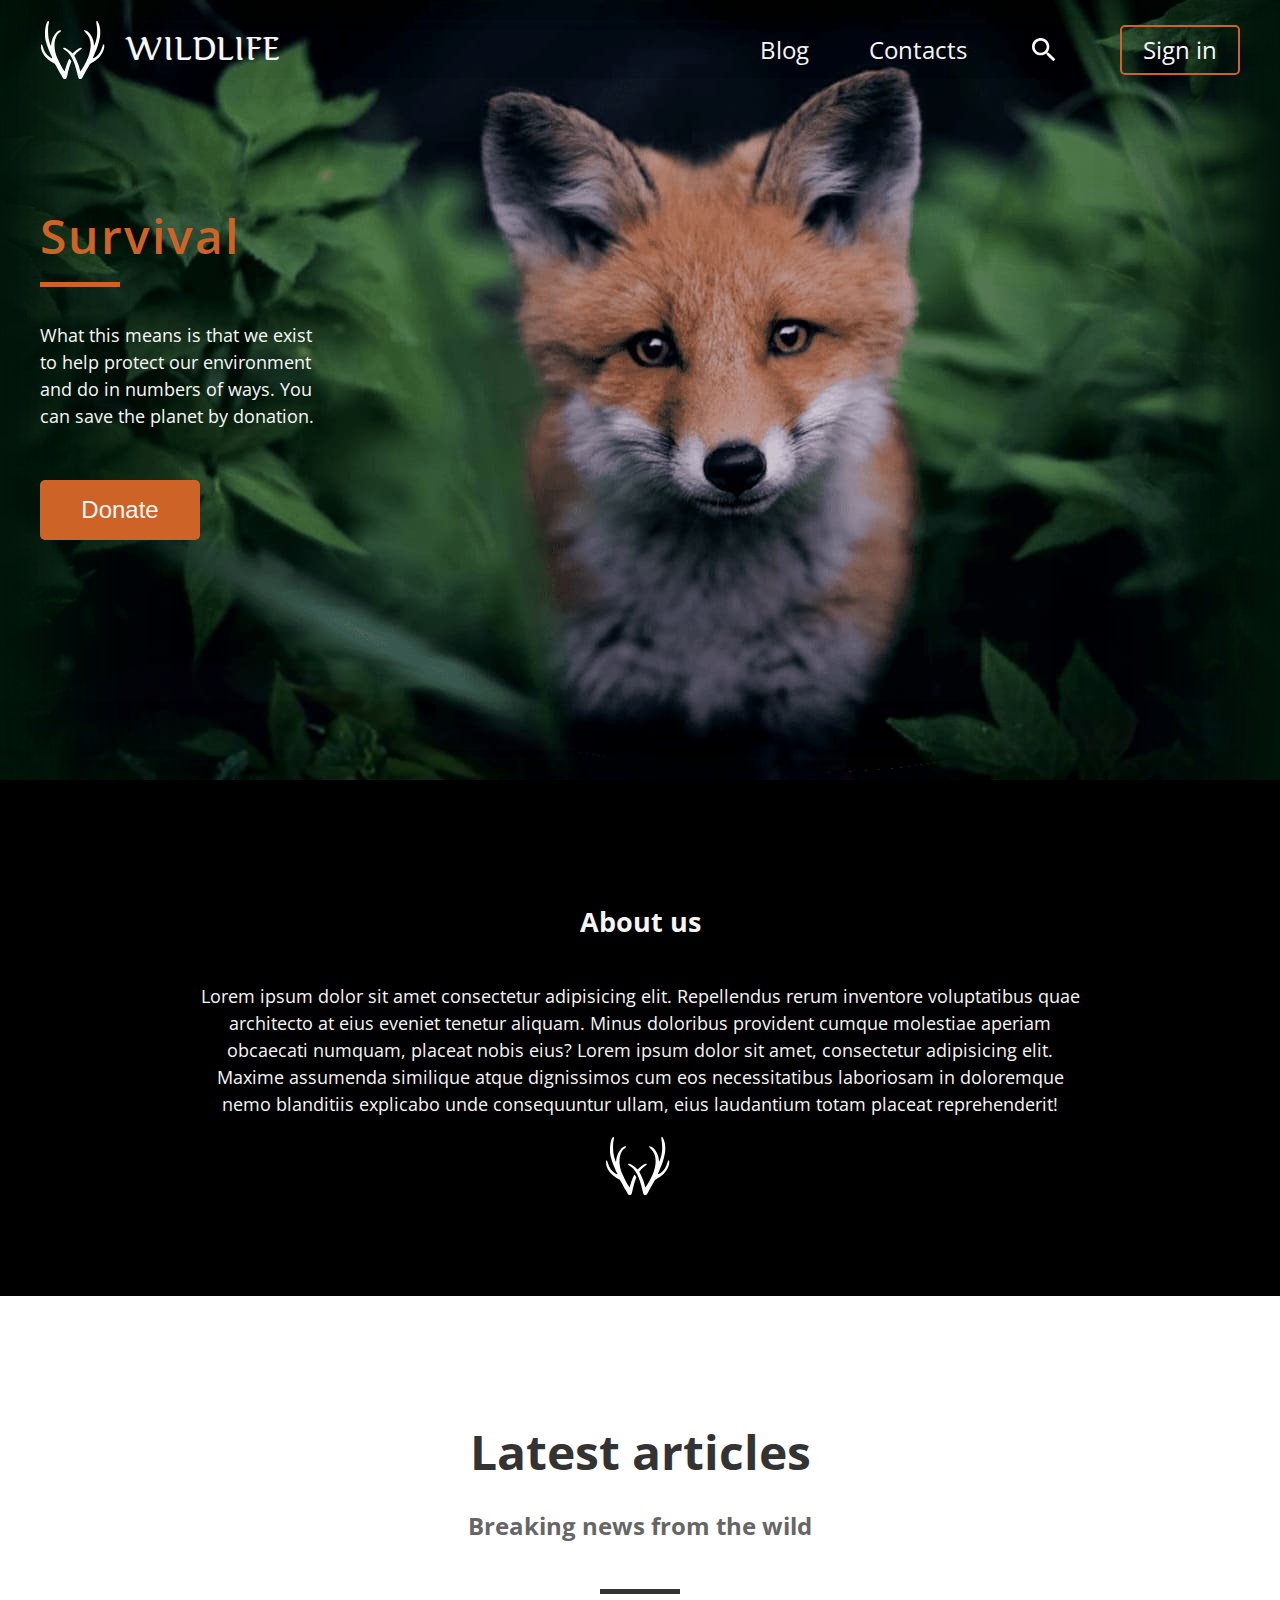
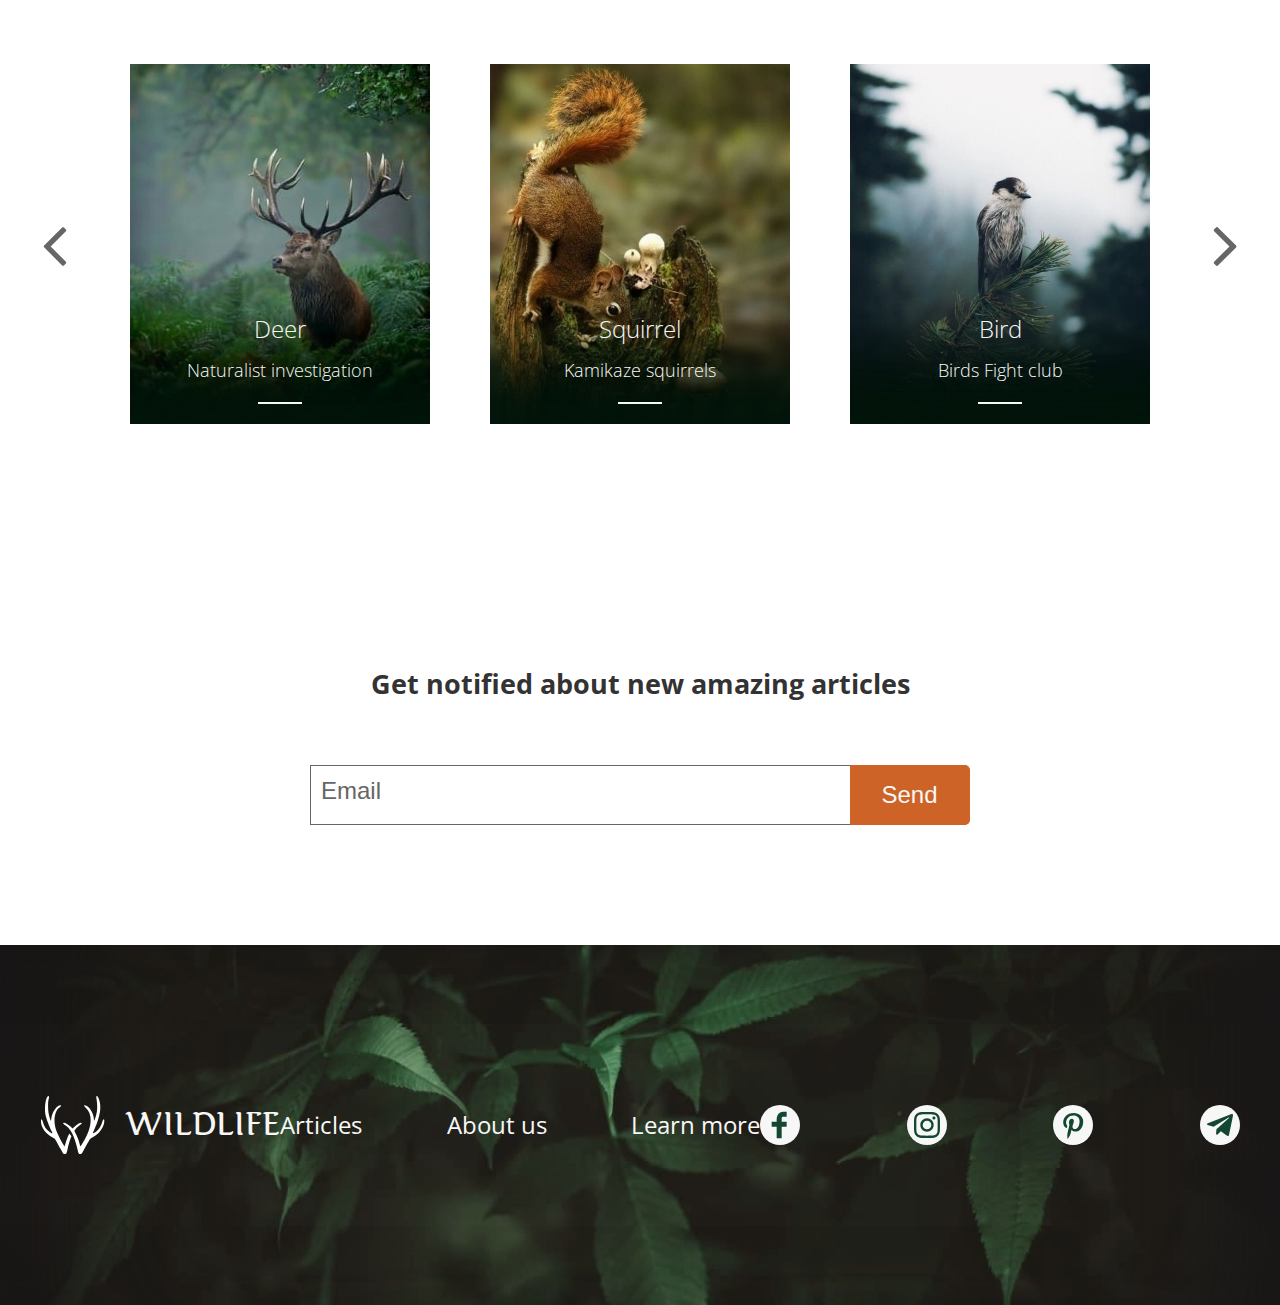
<file: 06-build-page/project-dist/index.html>
<!DOCTYPE html>
<html lang="en">
  <head>
    <meta charset="UTF-8" />
    <meta name="viewport" content="width=device-width, initial-scale=1.0"/>
    <link
      href="https://fonts.googleapis.com/css2?family=Open+Sans:wght@100;300;400;600&display=swap"
      rel="stylesheet"
    />
    <link rel="stylesheet" href="style.css"/>
    <title>wildlife</title>
  </head>
<body>  
<header class="header">
  <div class="container">
    <div class="inner-container">
      <nav class="main-nav">
        <div class="logo">
          <div class="logo-icon"></div>
          <h1>wildlife</h1>
        </div>
        <ul class="nav-list">
          <li class="list-item"><a href="#">Blog</a></li>
          <li class="list-item"><a href="#">Contacts</a></li>
          <li class="list-item search"><a href="#"></a></li>
          <li class="list-item login"><a href="#">Sign in</a></li>
        </ul>
      </nav>
      <div class="header-promo">
        <h2 class="header-title">Survival</h2>
        <p class="header-text">
          What this means is that we exist to help protect our environment
          and do in numbers of ways. You can save the planet by donation.
        </p>
        <button class="header-button">Donate</button>
      </div>
    </div>
  </div>
</header>
<div class="about-container">
  <h2>About us</h2>
  <p class="about-text">
    Lorem ipsum dolor sit amet consectetur adipisicing elit. Repellendus rerum
    inventore voluptatibus quae architecto at eius eveniet tenetur aliquam.
    Minus doloribus provident cumque molestiae aperiam obcaecati numquam,
    placeat nobis eius? Lorem ipsum dolor sit amet, consectetur adipisicing
    elit. Maxime assumenda similique atque dignissimos cum eos necessitatibus
    laboriosam in doloremque nemo blanditiis explicabo unde consequuntur ullam,
    eius laudantium totam placeat reprehenderit!
  </p>
  <div class="logo-icon"></div>
</div>

    <main class="main">
<div class="container">
  <div class="inner-container">
    <h2 class="main-title">Latest articles</h2>
    <h3 class="main-subtitle">Breaking news from the wild</h3>
    <div class="slider">
      <a class="arrow arrow-left"></a>
      <div class="item item1">
        <a href="#">
          <h2 class="item-title">Deer</h2>
          <h3 class="item-subtitle">Naturalist investigation</h3>
        </a>
      </div>
      <div class="item item2">
        <a href="#">
          <h2 class="item-title">Squirrel</h2>
          <h3 class="item-subtitle">Kamikaze squirrels</h3>
        </a>
      </div>
      <div class="item item3">
        <a href="#">
          <h2 class="item-title">Bird</h2>
          <h3 class="item-subtitle">Birds Fight club</h3>
        </a>
      </div>
      <a class="arrow arrow-right"></a>
    </div>
    <div class="mail">
      <h2 class="mail-title">Get notified about new amazing articles</h2>
      <form action="#" method="post" class="mail-form">
        <input
          type="text"
          class="mail-input"
          placeholder="Email"
          required
          autofocus
        />
        <input type="submit" class="mail-button" value="Send"/>
      </form>
    </div>
  </div>
</div>
    </main>
<footer class="footer">
  <div class="container">
    <div class="inner-container footer-inner-container">
      <div class="logo">
        <div class="logo-icon"></div>
        <h2>wildlife</h2>
      </div>
      <ul class="nav-list">
        <li class="list-item"><a href="#">Articles</a></li>
        <li class="list-item"><a href="#">About us</a></li>
        <li class="list-item"><a href="#">Learn more</a></li>
      </ul>
      <ul class="nav-list social-list">
        <li class="list-item social-item fb"><a href="#"></a></li>
        <li class="list-item social-item instagramm"><a href="#"></a></li>
        <li class="list-item social-item pinterest"><a href="#"></a></li>
        <li class="list-item social-item telegram"><a href="#"></a></li>
      </ul>
    </div>
  </div>
</footer>
</body>
</html>
</file>
<file: 06-build-page/project-dist/style.css>
/* ---------   styles from "about.css" file   -------- */


.about-container {
  padding-top: 100px;
  padding-bottom: 100px;

  display: flex;
  flex-direction: column;
  justify-content: space-between;
  align-items: center;

  text-align: center;

  background-color: black;
  color: whitesmoke;
}

.about-text {
  width: 70%;
}

/* ---------   styles from "footer.css" file   -------- */



footer {
  background-color: #181617;
}

footer .container {
  background-image: url('assets/img/footer.jpg');
  background-size: cover;
  box-shadow: -150px 0 150px -100px #181617 inset, 150px 0 150px -100px #181617 inset;
}

.footer-inner-container {
  display: flex;
  align-items: center;
  justify-content: space-between;  
  min-height: 360px;
}

.social-list {
  width: 240px;
  display: flex;
  justify-content: space-between;
  align-items: center;
}

.social-item {
  width: 40px;
  height: 40px;
  border-radius: 20px;
}

.social-item a {
  display: block;
  width: 40px;
  height: 40px;
  border-radius: 20px;
  background-color: #f7f7f7;
  background-size: contain;
  background-position: center center;
  background-repeat: no-repeat;
}

.fb a {
  background-image: url('assets/svg/facebook.svg');
}

.instagramm a {
  background-image: url('assets/svg/instagram.svg');
  background-size: 26px;
}

.pinterest a {
  background-image: url('assets/svg/pinterest.svg');
}

.telegram a {
  background-image: url('assets/svg/telegram.svg');
  background-size: 26px;
}

/* ---------   styles from "header.css" file   -------- */

@font-face {
  font-family: 'Karolina';
  src: url('assets/fonts/Karolina-Regular.woff2') format('woff2');
  font-weight: normal;
  font-style: normal;
}

* {
  box-sizing: border-box;
}

body {
  margin: 0;
  padding: 0;
  font-family: 'Open Sans', sans-serif;
  font-size: 18px;
  line-height: 1.5;
}

.inner-container {
  max-width: 1200px;
  margin: 0 auto;
}

header {
  background-color: #02160b;
}

header .container {
  min-height: 780px;
  background-image: url('assets/img/header.jpg');
  background-size: cover;
  padding-top: 20px;
  box-shadow: -150px 0 150px -100px #02160b inset, 150px 0 150px -100px #02160b inset, -100px 0 100px -90px #02160b inset, 100px 0 100px -90px #02160b inset, -50px 0 50px -40px #02160b inset, 50px 0 50px -40px #02160b inset;
}

.main-nav {
  display: flex;
  align-items: center;
  justify-content: space-between;
  margin-bottom: 120px;
}

.nav-list {
  display: flex;
  align-items: center;
  justify-content: space-between;
  width: 480px;
  padding: 0;
  margin: 0;
  height: 60px;
}

.list-item {
  padding: 0;
  margin: 0;
  list-style: none;
}

.list-item a {
  font-size: 24px;
  line-height: 60px;
  color: #f7f7f7;
  text-decoration: none;
  transition: .3s;
}

.list-item:hover a {
  color: #cd6326;
}

.logo {
  display: flex;
  align-items: center;
  justify-content: space-between;
  width: 240px;
  height: 60px;
}

.logo-icon {
  width: 70px;
  height: 60px;
  background-image: url('assets/svg/logo.svg');
  background-size: contain;
  background-position: left center;
  background-repeat: no-repeat;  
}

.logo h1,
.logo h2 {
  padding: 0;
  margin: 0;
  font-family: 'Karolina';
  font-size: 32px;
  color: #f7f7f7;
  line-height: 60px;
  text-transform: uppercase;
  font-weight: 300;
}

.search {
  width: 32px;
  height: 32px;
  background-image: url('assets/svg/search.svg');
  background-size: contain;
  background-position: center center;
  background-repeat: no-repeat;  
  cursor: pointer;
}

.login {
  width: 120px;
  height: 50px;
  border: 2px solid #cd6326;  
  border-radius: 5px;
  text-align: center;
  transition: .3s;
}

.login:hover {
  background-color: #cd6326;
  border-color: #cd6326;
}

.login:active {
  background-color: #8F5515;
  border-color: #8F5515;
}

.login a,
.login:hover a,
.login:active a {
  color: #f7f7f7;
  line-height: 46px;
}

.header-title {
  position: relative;
  font-size: 48px;
  font-weight: 600;
  color: #cd6326;
  letter-spacing: 2px;
  margin-bottom: 50px;
}

.header-title::after {
  content: '';
  position: absolute;
  left: 0;
  bottom: -15px;
  width: 80px;
  height: 5px;
  background-color: #cd6326;
}

.header-text {
  width: 280px;
  color: #f7f7f7;
  margin-bottom: 50px;
}

.header-button {
  width: 160px;
  height: 60px;
  color: #f7f7f7;
  background-color: #cd6326;
  border-radius: 5px;
  font-size: 24px;
  border: 0;
  outline: 0;
  cursor: pointer;
  transition: .3s;
}

.header-button:hover {
  background-color: #E4902D;
}

.header-button:active {
  background-color: #8F5515;
}


/* ---------   styles from "main.css" file   -------- */

main .container {
  padding-top: 120px;
  padding-bottom: 120px;
}

.main-title {
  font-size: 48px;
  color: #333;
  text-align: center;
  margin: 0;
  padding: 0;
  margin-bottom: 20px;
}

.main-subtitle {
  position: relative;
  font-size: 24px;
  color: #666;
  text-align: center;
  margin: 0;
  margin-bottom: 120px;
  padding: 0;
}

.main-subtitle::after {
  content: '';
  position: absolute;
  left: 50%;
  margin-left: -40px;
  bottom: -50px;
  width: 80px;
  height: 5px;
  background-color: #333;
}

.slider {
  display: flex;
  align-items: center;
  justify-content: space-between;
  margin-bottom: 240px;
}

.item a {
  display: flex;
  align-items: center;
  justify-content: flex-end;
  flex-direction: column;
  width: 300px;
  height: 360px;
  background-size: cover;
  background-repeat: no-repeat;  
  text-decoration: none;
  box-shadow: 0 -150px 150px -120px #02160b inset, 0 -100px 100px -80px #02160b inset, 0 -50px 50px -40px #02160b inset;
}

.item1 {
  background-image: url('assets/img/item1.jpg');
}

.item2 {
  background-image: url('assets/img/item2.jpg');
}

.item3 {
  background-image: url('assets/img/item3.jpg');
}

.item-title {
  font-size: 24px;
  font-weight: 300;
  color: #f7f7f7;
  text-align: center;
  margin: 0;
  padding: 0;
  margin-bottom: 10px;
}

.item-subtitle {
  position: relative;
  font-size: 18px;
  font-weight: 100;
  color: #f7f7f7;
  text-align: center;
  margin: 0;
  margin-bottom: 40px;
  padding: 0;
}

.item-subtitle::after {
  content: '';
  position: absolute;
  left: 50%;
  margin-left: -22px;
  bottom: -20px;
  width: 44px;
  height: 2px;
  background-color: #f7f7f7;
}

.arrow {
  width: 30px;
  height: 70px;
  background-size: contain;
  background-position: center center;
  background-repeat: no-repeat;
  cursor: pointer;
}

.arrow-left {
  background-image: url('assets/svg/arrow-left.svg');
}

.arrow-right {
  background-image: url('assets/svg/arrow-right.svg');
}

.mail-form {
  display: flex;
  height: 60px;
  justify-content: center;
}

.mail-title {
  padding: 0;
  margin: 0;
  margin-bottom: 60px;
  text-align: center;
  color: #333;
}

.mail-input {
  box-sizing: border-box;
  width: 540px;
  height: 60px;
  padding: 10px;
  background-color:transparent;
  border: 1px solid #666;
  border-right: 0;
  outline: 0;
}

.mail-input::placeholder {
  font-size: 24px;
  line-height: 58px;
  color: #666;
}

.mail-button {
  width: 120px;
  height: 60px;
  color: #f7f7f7;
  background-color: #cd6326;  
  font-size: 24px;
  border: 1px solid #cd6326;
  border-radius: 0 5px 5px 0;
  border-left: 0;
  cursor: pointer;
  transition: .3s;
}

.mail-button:hover {
  background-color: #E4902D;
  border-color: #E4902D;
  outline: 0;
}

.mail-button:active {
  background-color: #8F5515;
  border-color: #8F5515;
  outline: 0;
}
</file>
